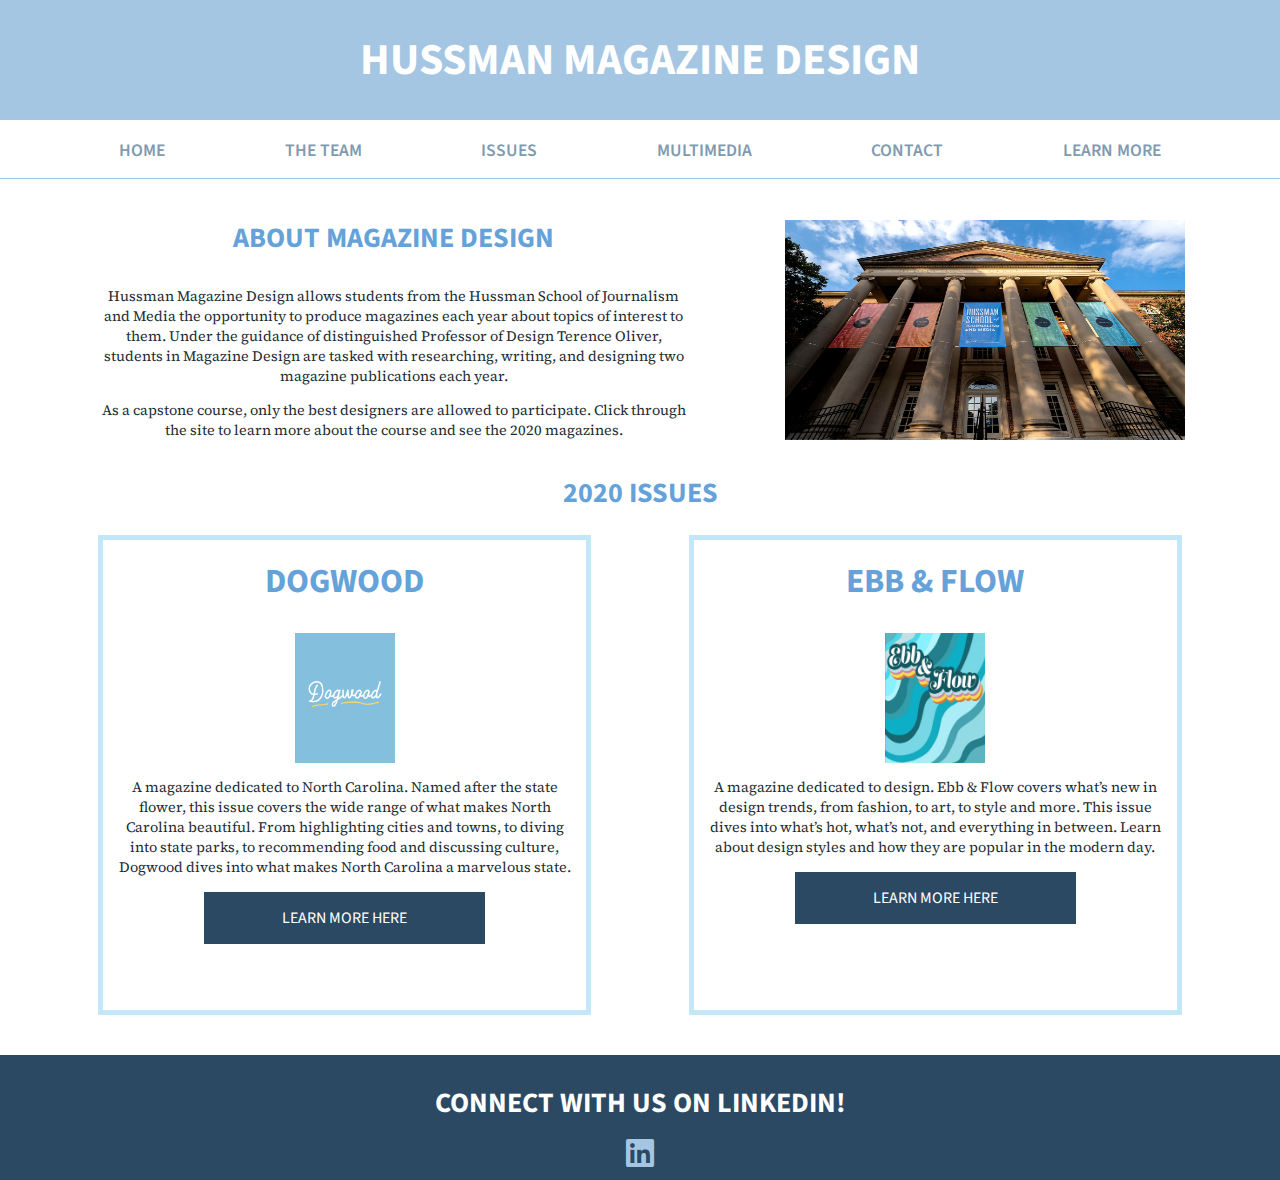
<file: index.html>
<!DOCTYPE html>
<html lang="en">

<head>
    <meta charset="utf-8">
    <meta name="viewport" content="width=device-width, initial-scale=1.0">
    <title>Hussman Magazine Design</title>

    <link href="styles.css" rel="stylesheet" type="text/css">
    

    <!-- Google Fonts -->
    <link rel="preconnect" href="https://fonts.gstatic.com">
    <link rel="preconnect" href="https://fonts.gstatic.com">
    <link href="https://fonts.googleapis.com/css2?family=Source+Sans+Pro:wght@200;300;400;600;700;900&family=Source+Serif+Pro:wght@300;400;600&display=swap" rel="stylesheet">  


     <!-- Icon -->
    <link rel="stylesheet" href="https://cdnjs.cloudflare.com/ajax/libs/font-awesome/5.12.1/css/all.min.css">


</head>

<body>

    <div class="container">
        
        <header>
            <a href="index.html" style="text-decoration: none"><h1>HUSSMAN MAGAZINE DESIGN</h1></a>
        </header>

        
        <div class="nav">
            <nav>
                <ul id="nav">
                  <li><a class="nav" href="index.html" style="text-decoration: none">HOME</a></li>
                  <li><a class="nav" href="team.html" style="text-decoration: none">THE TEAM</a></li>
                  <li><a class="nav" href="issues.html" style="text-decoration: none">ISSUES</a></li>
                  <li><a class="nav" href="media.html" style="text-decoration: none">MULTIMEDIA</a></li>
                  <li><a class="nav" href="contact.html" style="text-decoration: none">CONTACT</a></li>
                  <li><a class="nav" href="learn.html" style="text-decoration: none">LEARN MORE</a></li>
                </ul>
              </nav>
        </div>


        
            <div class="about">
                <div class="about2">
                    <h3>ABOUT MAGAZINE DESIGN</h3>
                </div>
                <p>Hussman Magazine Design allows students from the Hussman School of Journalism and Media the opportunity to produce magazines each year about topics of interest to them. Under the guidance of distinguished Professor of Design Terence Oliver, students in Magazine Design are tasked with researching, writing, and designing two magazine publications each year. </p>    
                <p>As a capstone course, only the best designers are allowed to participate. Click through the site to learn more about the course and see the 2020 magazines. </p>
            </div>

            <div class="photo">
                    <img src="Hussman.jpg" alt="Hussman School" class="responsive" width="400" height="220"> 
            </div>
           

            <div class="issues">
                <div class="issues2">
                    <h3>2020 ISSUES</h3>
                </div>
            </div>



            <div class="column1">
                <div class="magazine1">
                        <h2>DOGWOOD</h2>
                </div>
                <div class="pic2">
                    <img src="dogwood.jpg" alt="Dogwood cover" class="responsive" width="100" height="130"> 
                </div>
                <div class="caption1">
                    <p>A magazine dedicated to North Carolina. Named after the state flower, this issue covers the wide range of what makes North Carolina beautiful. From highlighting cities and towns, to diving into state parks, to recommending food and discussing culture, Dogwood dives into what makes North Carolina a marvelous state.  </p>
                </div>
                <div class=".button">
                    <a href="issues.html" class="button" style="text-decoration: none">LEARN MORE HERE</a>
                </div>
                
            </div>

            <div class="column2">
                <div class="magazine2">
                    <h2>EBB & FLOW</h2>
                </div>
                <div class="pic2">
                    <img src="Ebb.jpg" alt="Ebb & Flow cover" class="responsive" width="100" height="130"> 
                </div>
                <div class="caption2">
                    <p>A magazine dedicated to design. Ebb & Flow covers what’s new in design trends, from fashion, to art, to style and more. This issue dives into what’s hot, what’s not, and everything in between. Learn about design styles and how they are popular in the modern day. </p>
                </div>
                <div class=".button">
                    <a href="issues.html" class="button" style="text-decoration: none">LEARN MORE HERE</a>
                </div>
               
            </div>
            


        <footer>
            <div class="footertext1">
                <h3>CONNECT WITH US ON LINKEDIN!</h3>
                <a href="https://www.linkedin.com/company/hussman-magazine-design/?viewAsMember=true" target=”_blank”><i class="fab fa-linkedin fa-2x"></i></a>
            </div>
        </footer>
     


    </div>

   
    
</body>
</file>
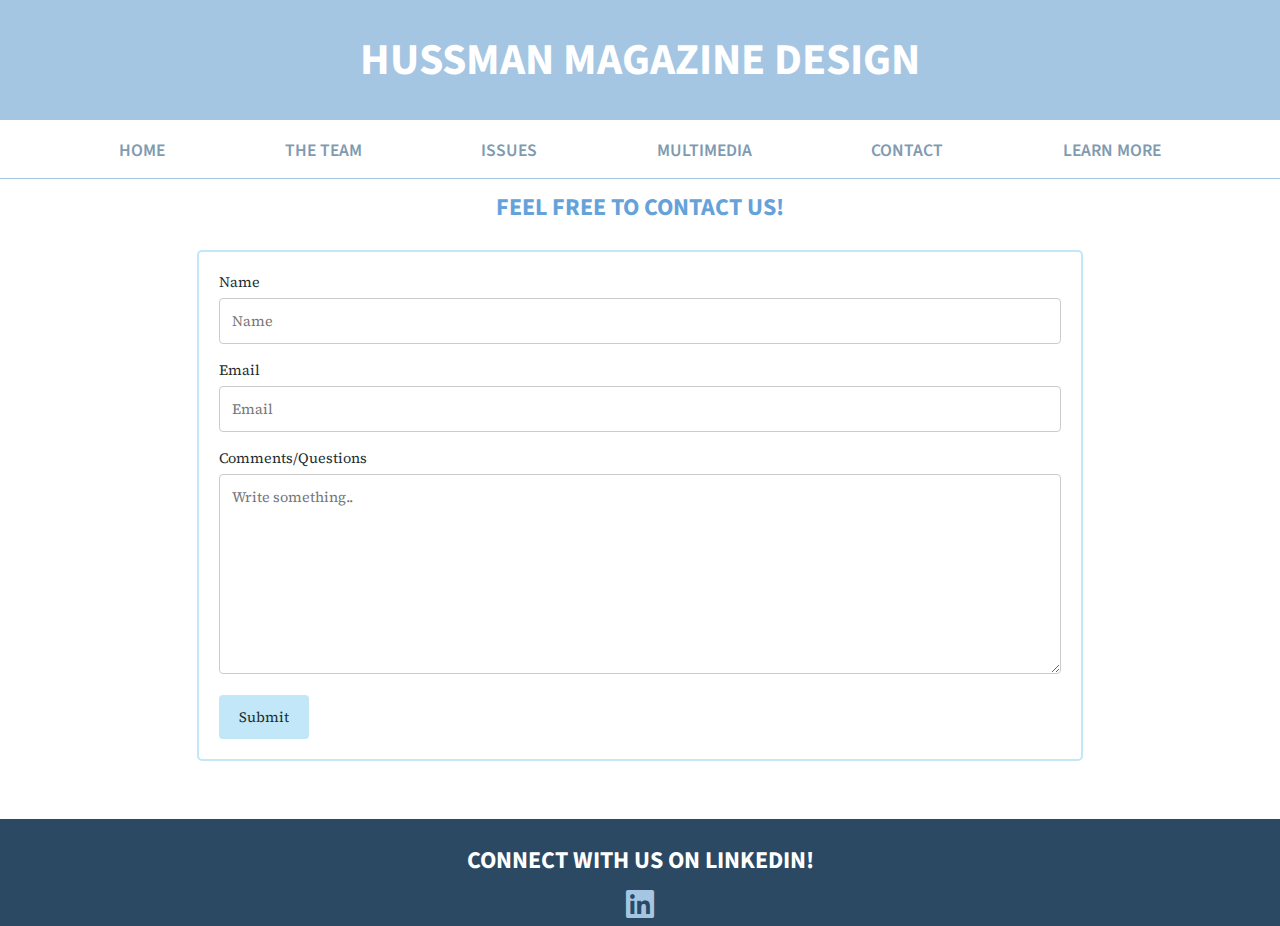
<file: contact.html>
<!DOCTYPE html>
<html lang="en">

<head>
    <meta charset="utf-8">
    <meta name="viewport" content="width=device-width, initial-scale=1.0">
    <title>Hussman Magazine Design</title>

    <link href="styles2.css" rel="stylesheet" type="text/css">
    

    <!-- Google Fonts -->
    <link rel="preconnect" href="https://fonts.gstatic.com">
    <link rel="preconnect" href="https://fonts.gstatic.com">
    <link href="https://fonts.googleapis.com/css2?family=Source+Sans+Pro:wght@200;300;400;600;700;900&family=Source+Serif+Pro:wght@300;400;600&display=swap" rel="stylesheet">  


     <!-- Icon -->
    <link rel="stylesheet" href="https://cdnjs.cloudflare.com/ajax/libs/font-awesome/5.12.1/css/all.min.css">


</head>

<body>

    <div class="container">
        
        <header>
            <a href="index.html" style="text-decoration: none"><h1>HUSSMAN MAGAZINE DESIGN</h1></a>
        </header>

        
        <div class="nav">
            <nav>
                <ul id="nav">
                  <li><a class="nav" href="index.html" style="text-decoration: none">HOME</a></li>
                  <li><a class="nav" href="team.html" style="text-decoration: none">THE TEAM</a></li>
                  <li><a class="nav" href="issues.html" style="text-decoration: none">ISSUES</a></li>
                  <li><a class="nav" href="media.html" style="text-decoration: none">MULTIMEDIA</a></li>
                  <li><a class="nav" href="contact.html" style="text-decoration: none">CONTACT</a></li>
                  <li><a class="nav" href="learn.html" style="text-decoration: none">LEARN MORE</a></li>
                </ul>
              </nav>
        </div>


        <div class="text">
            <h2>FEEL FREE TO CONTACT US!</h2>
        </div>


        <div class="contact">
            <form action="/action_page.php">
              <label for="fname">Name</label>
              <input type="text" id="fname" name="firstname" placeholder="Name">
          
              <label for="lname">Email</label>
              <input type="text" id="lname" name="lastname" placeholder="Email">
          
           
          
              <label for="subject">Comments/Questions</label>
              <textarea id="subject" name="subject" placeholder="Write something.." style="height:200px"></textarea>
          

              <div class="submit">
                <input type="submit">
              </div>
            </form>
        </div>











        <footer>
            <div class="footertext1">
                <h3>CONNECT WITH US ON LINKEDIN!</h3>
                <a href="https://www.linkedin.com/company/hussman-magazine-design/?viewAsMember=true" target=”_blank”><i class="fab fa-linkedin fa-2x"></i></a>
                
               
            </div>
        </footer>
     


    </div>

   
    
</body>
</file>
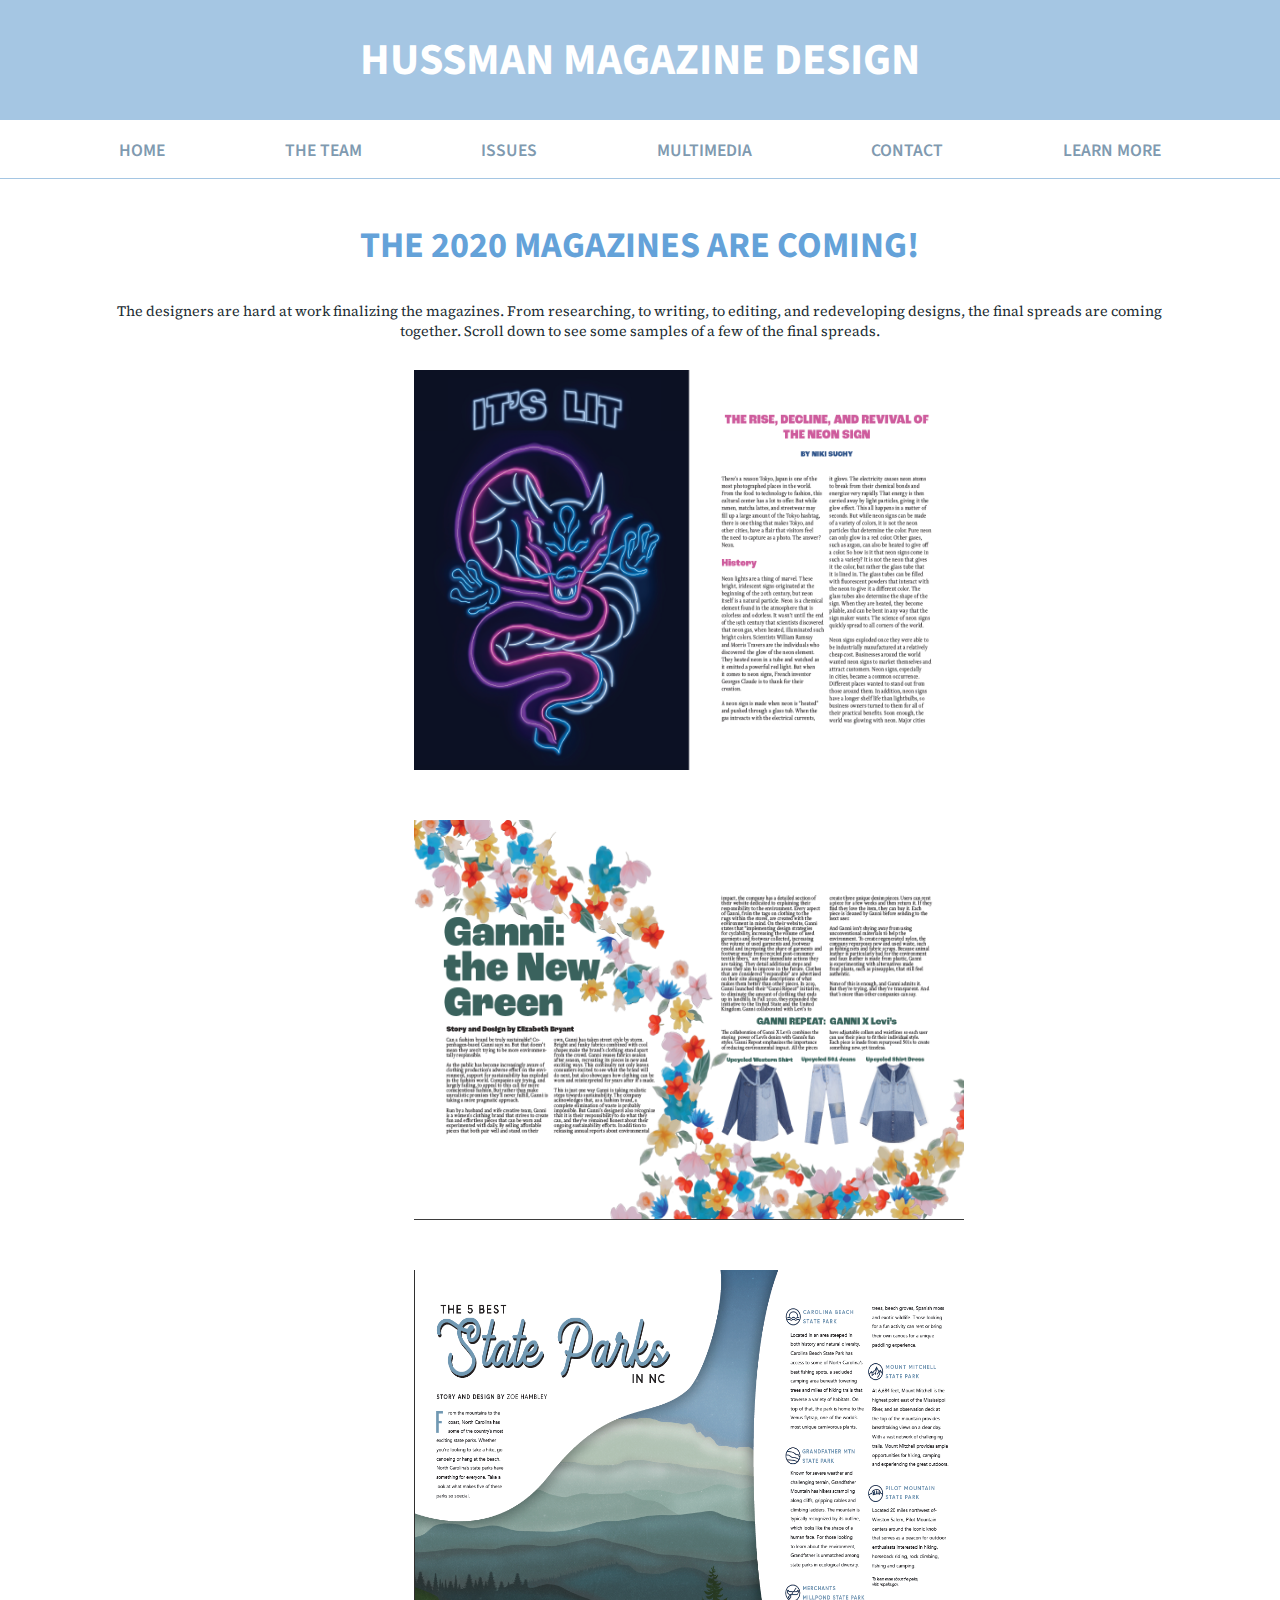
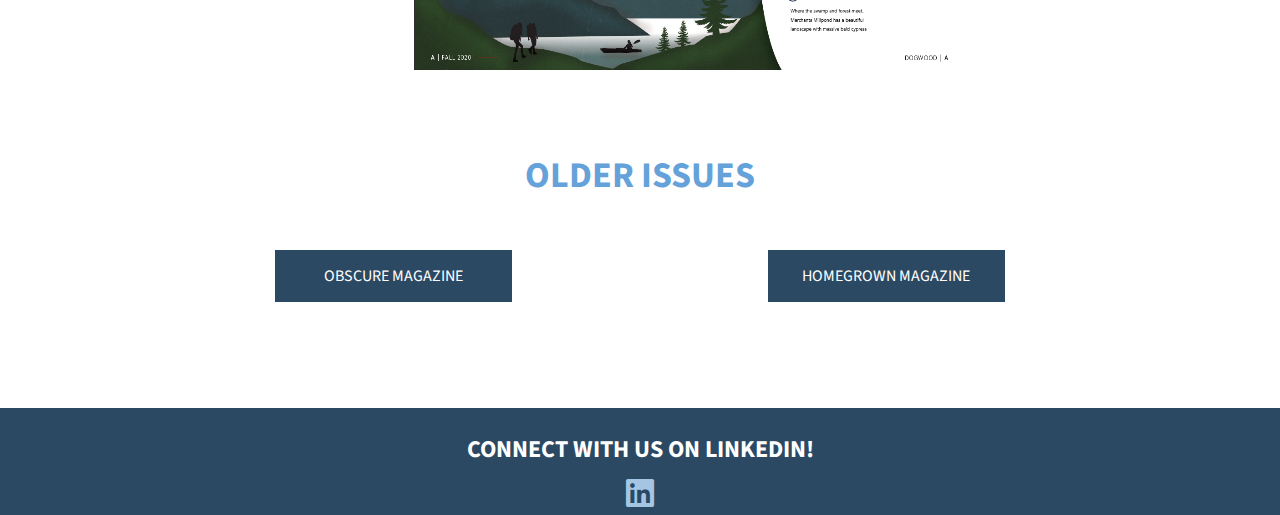
<file: issues.html>
<!DOCTYPE html>
<html lang="en">

<head>
    <meta charset="utf-8">
    <meta name="viewport" content="width=device-width, initial-scale=1.0">
    <title>Hussman Magazine Design</title>

    <link href="styles5.css" rel="stylesheet" type="text/css">
    

    <!-- Google Fonts -->
    <link rel="preconnect" href="https://fonts.gstatic.com">
    <link rel="preconnect" href="https://fonts.gstatic.com">
    <link href="https://fonts.googleapis.com/css2?family=Source+Sans+Pro:wght@200;300;400;600;700;900&family=Source+Serif+Pro:wght@300;400;600&display=swap" rel="stylesheet">  


     <!-- Icon -->
    <link rel="stylesheet" href="https://cdnjs.cloudflare.com/ajax/libs/font-awesome/5.12.1/css/all.min.css">


</head>

<body>

    <div class="container">
        
        <header>
            <a href="index.html" style="text-decoration: none"><h1>HUSSMAN MAGAZINE DESIGN</h1></a>
        </header>

        
        <div class="nav">
            <nav>
                <ul id="nav">
                  <li><a class="nav" href="index.html" style="text-decoration: none">HOME</a></li>
                  <li><a class="nav" href="team.html" style="text-decoration: none">THE TEAM</a></li>
                  <li><a class="nav" href="issues.html" style="text-decoration: none">ISSUES</a></li>
                  <li><a class="nav" href="media.html" style="text-decoration: none">MULTIMEDIA</a></li>
                  <li><a class="nav" href="contact.html" style="text-decoration: none">CONTACT</a></li>
                  <li><a class="nav" href="learn.html" style="text-decoration: none">LEARN MORE</a></li>
                </ul>
              </nav>
        </div>



        <div class="content">
            <h2>THE 2020 MAGAZINES ARE COMING!</h2>
            <p>The designers are hard at work finalizing the magazines. From researching, to writing, to editing, and redeveloping designs, the final spreads are coming together. Scroll down to see some samples of a few of the final spreads.</p>
        </div>
        

        <div class="photo1">
            <img src="lit.jpg" alt="It's Lit Magazine Spread" class="responsive" width="550" height="400"> 
        </div>


        <div class="photo2">
            <img src="ganni.jpg" alt="Green Ganni Magazine Spread" class="responsive" width="550" height="400"> 
        </div>

        <div class="photo3">
            <img src="state.jpg" alt="State Parks Magazine Spread" class="responsive" width="550" height="400"> 
        </div>




        <div class="subheading">
            <h2>OLDER ISSUES</h2>
        </div>
        
        <div class="button1">
            <div class=".button">
                <a href="https://issuu.com/schaefere/docs/obscure_magazine_master_preliminary" class="button" target=”_blank” style="text-decoration: none">OBSCURE MAGAZINE</a>
            </div>
        </div>
        
        <div class="button2">
            <div class=".button">
                <a href="https://issuu.com/schaefere/docs/home_grown_magazine_final_2__1_ " class="button" target=”_blank” style="text-decoration: none">HOMEGROWN MAGAZINE</a>
            </div>
        </div>


        <footer>
            <div class="footertext1">
                <h3>CONNECT WITH US ON LINKEDIN!</h3>
                <a href="https://www.linkedin.com/company/hussman-magazine-design/?viewAsMember=true" target=”_blank”><i class="fab fa-linkedin fa-2x"></i></a>
            </div>
        </footer>
     


    </div>

   
    
</body>
</file>
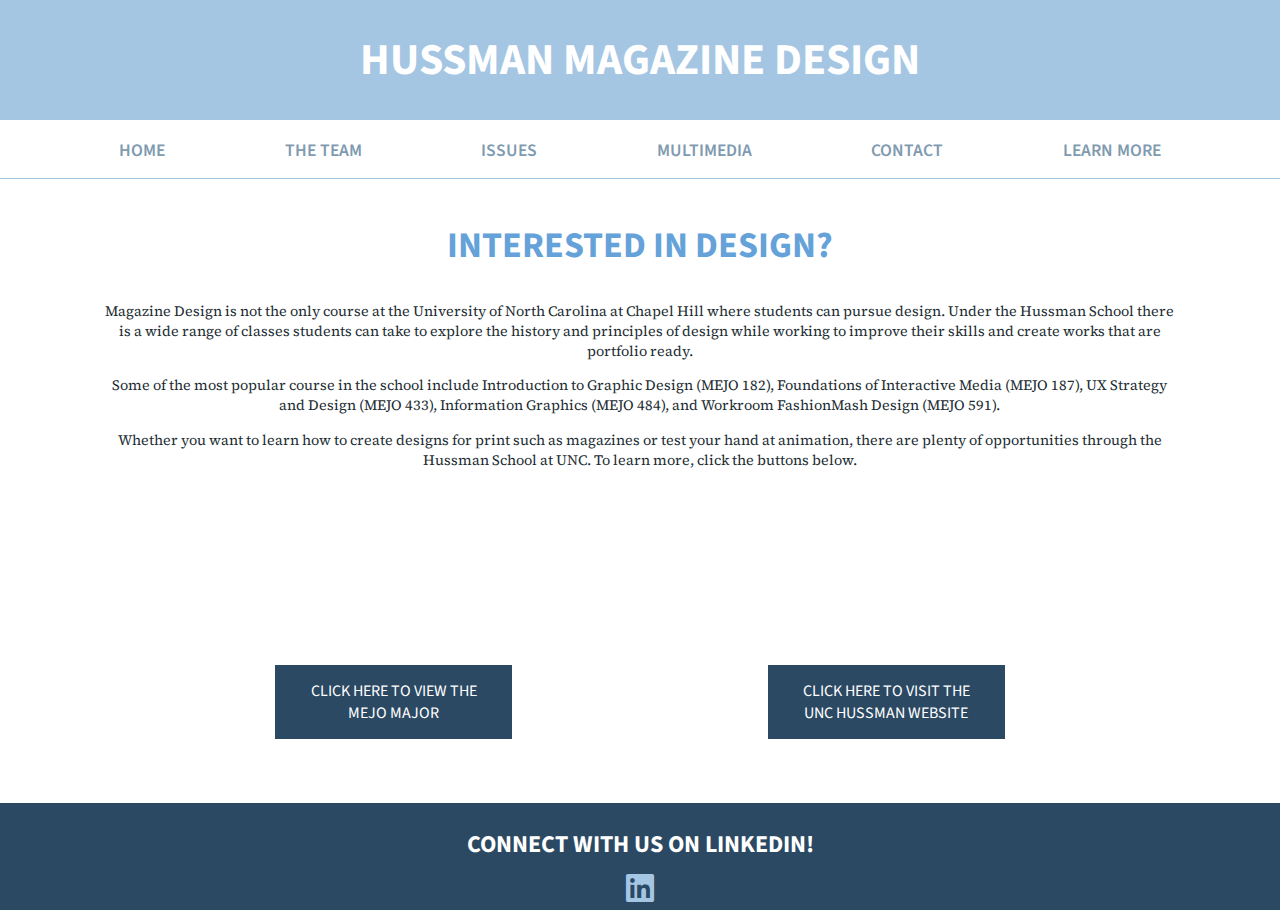
<file: learn.html>
<!DOCTYPE html>
<html lang="en">

<head>
    <meta charset="utf-8">
    <meta name="viewport" content="width=device-width, initial-scale=1.0">
    <title>Hussman Magazine Design</title>

    <link href="styles3.css" rel="stylesheet" type="text/css">
    

    <!-- Google Fonts -->
    <link rel="preconnect" href="https://fonts.gstatic.com">
    <link rel="preconnect" href="https://fonts.gstatic.com">
    <link href="https://fonts.googleapis.com/css2?family=Source+Sans+Pro:wght@200;300;400;600;700;900&family=Source+Serif+Pro:wght@300;400;600&display=swap" rel="stylesheet">  


     <!-- Icon -->
    <link rel="stylesheet" href="https://cdnjs.cloudflare.com/ajax/libs/font-awesome/5.12.1/css/all.min.css">


</head>

<body>

    <div class="container">
        
        <header>
            <a href="index.html" style="text-decoration: none"><h1>HUSSMAN MAGAZINE DESIGN</h1></a>
        </header>

        
        <div class="nav">
            <nav>
                <ul id="nav">
                  <li><a class="nav" href="index.html" style="text-decoration: none">HOME</a></li>
                  <li><a class="nav" href="team.html" style="text-decoration: none">THE TEAM</a></li>
                  <li><a class="nav" href="issues.html" style="text-decoration: none">ISSUES</a></li>
                  <li><a class="nav" href="media.html" style="text-decoration: none">MULTIMEDIA</a></li>
                  <li><a class="nav" href="contact.html" style="text-decoration: none">CONTACT</a></li>
                  <li><a class="nav" href="learn.html" style="text-decoration: none">LEARN MORE</a></li>
                </ul>
              </nav>
        </div>


        <div class="content">
            <h2>INTERESTED IN DESIGN?</h2>
            <p>Magazine Design is not the only course at the University of North Carolina at Chapel Hill where students can pursue design. Under the Hussman School there is a wide range of classes students can take to explore the history and principles of design while working to improve their skills and create works that are portfolio ready. </p>
            <p>Some of the most popular course in the school include Introduction to Graphic Design  (MEJO 182), Foundations of Interactive Media  (MEJO 187), UX Strategy and Design  (MEJO 433), Information Graphics  (MEJO 484), and Workroom FashionMash Design  (MEJO 591). </p>
            <p>Whether you want to learn how to create designs for print such as magazines or test your hand at animation, there are plenty of opportunities through the Hussman School at UNC. To learn more, click the buttons below. </p>
        </div>
            
        



        <div class="button1">
            <div class=".button">
                <a href="https://catalog.unc.edu/undergraduate/programs-study/media-journalism-major-ba/#text" class="button" target=”_blank” style="text-decoration: none">CLICK HERE TO VIEW THE MEJO MAJOR</a>
            </div>
        </div>

        <div class="button2">
            <div class=".button">
                <a href="http://hussman.unc.edu/" class="button" target=”_blank” style="text-decoration: none">CLICK HERE TO VISIT THE UNC HUSSMAN WEBSITE</a>
            </div>
        </div>


        <footer>
            <div class="footertext1">
                <h3>CONNECT WITH US ON LINKEDIN!</h3>
                <a href="https://www.linkedin.com/company/hussman-magazine-design/?viewAsMember=true" target=”_blank”><i class="fab fa-linkedin fa-2x"></i></a>
                
               
            </div>
        </footer>
     


    </div>

   
    
</body>
</file>
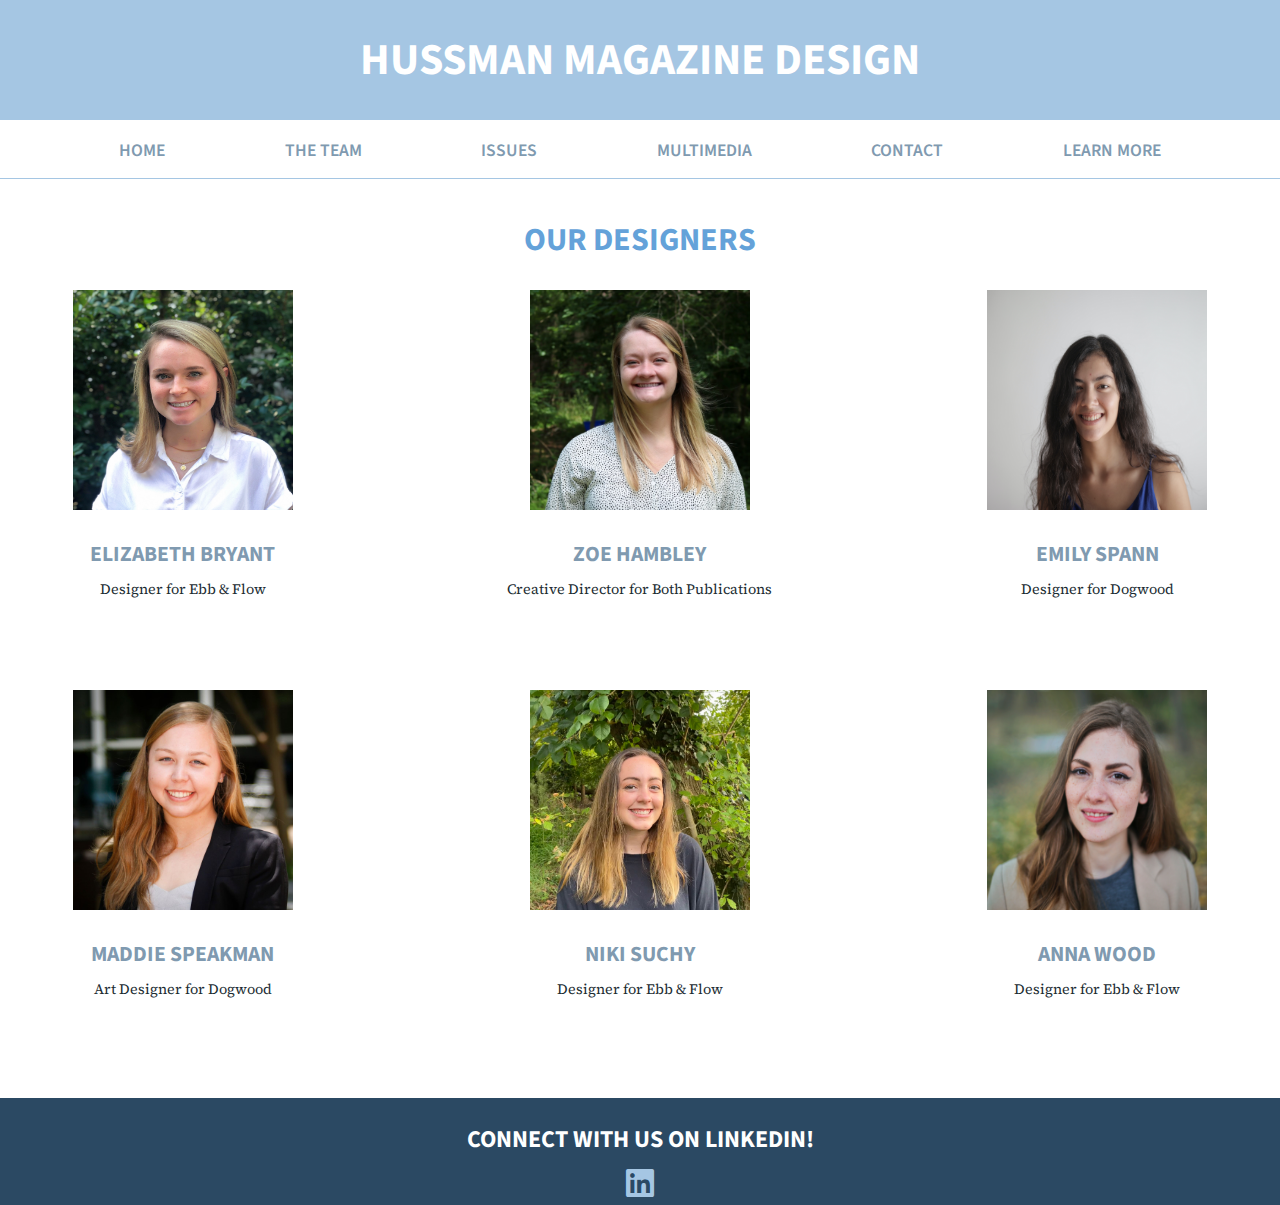
<file: team.html>
<!DOCTYPE html>
<html lang="en">

<head>
    <meta charset="utf-8">
    <meta name="viewport" content="width=device-width, initial-scale=1.0">
    <title>Hussman Magazine Design</title>

    <link href="styles6.css" rel="stylesheet" type="text/css">
    

    <!-- Google Fonts -->
    <link rel="preconnect" href="https://fonts.gstatic.com">
    <link rel="preconnect" href="https://fonts.gstatic.com">
    <link href="https://fonts.googleapis.com/css2?family=Source+Sans+Pro:wght@200;300;400;600;700;900&family=Source+Serif+Pro:wght@300;400;600&display=swap" rel="stylesheet">  


     <!-- Icon -->
    <link rel="stylesheet" href="https://cdnjs.cloudflare.com/ajax/libs/font-awesome/5.12.1/css/all.min.css">


</head>

<body>

    <div class="container">
        
        <header>
            <a href="index.html" style="text-decoration: none"><h1>HUSSMAN MAGAZINE DESIGN</h1></a>
        </header>

        
        <div class="nav">
            <nav>
                <ul id="nav">
                  <li><a class="nav" href="index.html" style="text-decoration: none">HOME</a></li>
                  <li><a class="nav" href="team.html" style="text-decoration: none">THE TEAM</a></li>
                  <li><a class="nav" href="issues.html" style="text-decoration: none">ISSUES</a></li>
                  <li><a class="nav" href="media.html" style="text-decoration: none">MULTIMEDIA</a></li>
                  <li><a class="nav" href="contact.html" style="text-decoration: none">CONTACT</a></li>
                  <li><a class="nav" href="learn.html" style="text-decoration: none">LEARN MORE</a></li>
                </ul>
              </nav>
        </div>



        <div class="subtitle">
            <h2>OUR DESIGNERS</h2>
        </div>

        <div class="team1">
            <div class="pic1">
                <img src="Elizabeth.JPG" alt="Elizabeth Bryant" class="responsive" width="220" height="220"> 
            </div>
            <h4>ELIZABETH BRYANT</h4>
            <p>Designer for Ebb & Flow</p>
        </div>

        <div class="team2">
            <div class="pic2">
                <img src="zoe.JPG" alt="Zoe Hambley" class="responsive" width="220" height="220"> 
            </div>
            <h4>ZOE HAMBLEY</h4>
            <p>Creative Director for Both Publications</p>
        </div>

        <div class="team3">
            <div class="pic3">
                <img src="stock1.jpg" alt="Stock Photo 1" class="responsive" width="220" height="220"> 
            </div>
            <h4>EMILY SPANN</h4>
            <p>Designer for Dogwood</p>
        </div>

        <div class="team4">
            <div class="pic4">
                <img src="maddie.jpg" alt="Maddie Speakman" class="responsive" width="220" height="220"> 
            </div>
            <h4>MADDIE SPEAKMAN</h4>
            <p>Art Designer for Dogwood</p>
        </div>


        <div class="team5">
            <div class="pic5">
                <img src="Niki.jpg" alt="Niki Suchy" class="responsive" width="220" height="220"> 
            </div>
            <h4>NIKI SUCHY</h4>
            <p>Designer for Ebb & Flow</p>
        </div>

        <div class="team6">
            <div class="pic6">
                <img src="stock2.jpg" alt="Stock 2" class="responsive" width="220" height="220"> 
            </div>
            <h4>ANNA WOOD</h4>
            <p>Designer for Ebb & Flow</p>
        </div>




        <footer>
            <div class="footertext1">
                <h3>CONNECT WITH US ON LINKEDIN!</h3>
                <a href="https://www.linkedin.com/company/hussman-magazine-design/?viewAsMember=true" target=”_blank”><i class="fab fa-linkedin fa-2x"></i></a>
                
               
            </div>
        </footer>
     


    </div>

   
    
</body>
</file>
<file: styles.css>
body{
    margin: 0 auto;
}

h1 {
    font-family: 'Source Sans Pro', sans-serif;
    font-size: 2.75rem;
    text-decoration: none;
    color: white;
    font-weight: 700;
}

h2 {
    font-family: 'Source Sans Pro', sans-serif;
    color: #64a2d9;
    font-size: 2.1rem;
}

h3 {
    font-family: 'Source Sans Pro', sans-serif;
    font-size: 1.75rem;
    
}

h4 {
    font-family: 'Source Sans Pro', sans-serif;
}

h5 {
    font-family: 'Source Sans Pro', sans-serif;
}

h6 {
    font-family: 'Source Sans Pro', sans-serif;
}

p {
    font-family: 'Source Serif Pro', serif;
    color: #1a2b31;
    font-weight: 400;
    font-size: .9rem;
}


.container {
    display: grid;
    height: 100vh;
    grid-template-columns: 1fr 1fr 1fr 1fr 1fr 1fr 1fr 1fr 1fr 1fr 1fr 1fr 1fr;
    grid-template-rows: 120px 50px 275px 90px 520px 115px;
}






header {
    background: #a5c6e3;
    color: white;
    text-align: center;
    grid-row: 1;
    grid-column: 1 / 14;
}


ul {
    width: 100%;
    text-decoration: none!important;
    list-style-type: none;
    display: flex;
    justify-content: space-evenly;
    align-items: center;
    padding-bottom: 15px;
    border-bottom: 1.5px solid #a5c6e3;
    padding: 0;
    padding-bottom: 15px;
    
 }


.nav {
    width:100%;
    grid-row: 2;
    grid-column: 1 / 14 ;
    font-family: 'Source Sans Pro', sans-serif;
    color: #809ab0;
    font-weight: 600;
    font-size: 1.1rem;
    text-decoration: none!important;
    list-style-type: none;
   
}

.nav:hover {
    color: #2B4963;
}




footer {
    width: 100%;
    background-color: #2B4963;
    grid-row: 6;
    grid-column: 1 / 14;
    margin-bottom: -10px;
}

.footertext1 {
    color: white;
    text-align: center;
    font-size: 1rem;
}

i {
    color: #a5c6e3;
    float: center;
    margin-top: -200px;
   
}


.about {
    color: #809ab0;
    grid-row: 3;
    grid-column: 2 / 8;
    margin-top: 20px;
    text-align: center;
}

.photo {
    grid-row: 3; 
    grid-column: 9/13;
    margin-top: 50px;
    max-width: 100%;
    height: auto;
    display:grid;
    justify-content: center;
}



.issues{
    grid-row: 4;
    grid-column: 1 / 14;
    text-align: center;
    color: #809ab0; 
}


.column1 {
    background-color: white;
    border-width: 5px;
    border-style: solid;
    border-color: #c1e7f8;
    grid-row: 5 / 6;
    grid-column: 2 / 7;
    margin-bottom: 40px;
}

.column2 {
    background-color: white;
    border-width: 5px;;
    border-style: solid;
    border-color: #c1e7f8;
    grid-row: 5 / 6;
    grid-column: 8 / 13;
    margin-bottom: 40px;
}

.pic1{
    max-width: 100%;
    height: auto;
    display:grid;
    justify-content: center;
}


.pic2{
    max-width: 100%;
    height: auto;
    display:grid;
    justify-content: center;
}







.magazine1 {
    text-align: center;
    margin-top: -10px;
}

.magazine2 {
    text-align: center;
    margin-top: -10px;
}

.caption1{
    text-align: center;
    margin-right: 15px;
    margin-left: 15px;
}

.caption2 {
    text-align: center;
    margin-right: 15px;
    margin-left: 15px;
}


.button{
    display: block; 
    width: 50%; 
    margin: 0 auto; 
    position: relative;
    background-color: #2B4963;
    border: none;
    color: white;
    padding: 15px 20px;
    text-align: center;
    text-decoration: none!important;
    cursor: pointer;
    font-family: 'Source Sans Pro', sans-serif;
    font-size: 16px;
}

.button:active{
    text-decoration-color: white;
    color: white;
}

.button:visited{
    color: white;
}

.button:hover {
    display: block; 
    width: 50%; 
    margin: 0 auto; 
    position: relative;
    background-color: #c1e7f8;
    border: none;
    color: #2B4963;
    padding: 15px 20px;
    text-align: center;
    text-decoration: none;
    cursor: pointer;
    font-family: 'Source Sans Pro', sans-serif;
    font-size: 16px;
}



.about2 {
    color: #64a2d9;
}

.issues2 {
    color: #64a2d9;
}







@media only screen and (max-width: 767px) {
   .container {
    display: grid;
    height: 100vh;
    grid-template-columns: 1fr 1fr 1fr 1fr 1fr 1fr 1fr 1fr 1fr 1fr 1fr 1fr 1fr;
    grid-template-rows: 80px 50px 230px 10px 250px 75px 410px 410px 115px;
   }


   header {
    background: #a5c6e3;
    color: white;
    text-align: center;
    grid-row: 1;
    grid-column: 1 / 14;
   }

   h1 {
    font-size: 1.75rem;
    text-decoration: none;
    font-weight: 700;
   }

   h3 {
    font-size: 1.5rem;
   }

   h2 {
       font-size: 1.5rem;
   }

   p {
    font-weight: 400;
    font-size: .7rem;
   }

   .about {
       text-align: center;
       grid-row: 3;
       grid-column: 2 / 13;
   }



   footer {
       grid-row: 9;
       grid-column: 1 / 14;
   }


   .issues {
    grid-row: 6; 
    grid-column: 1 / 14;
    text-align: center;
    color: #809ab0; 
   }


   .photo{
    grid-row: 5; 
    grid-column: 5 / 12;
    margin-top: 20px;
    max-width: 70%;
    height: auto;
    display: grid;
    justify-content: center;
   }





   .column1{
    background-color: white;
    border-width: 5px;
    border-style: solid;
    border-color: #c1e7f8;
    grid-row:  7;
    grid-column: 2 / 13;
   }

   .column2{
    grid-row:  8;
    grid-column: 2 / 13;
   }


   .nav {
    font-size: .85rem;
}


}
</file>
<file: styles2.css>
body{
    margin: 0 auto;
}

h1 {
    font-family: 'Source Sans Pro', sans-serif;
    font-size: 2.75rem;
    text-decoration: none;
    color: white;
    font-weight: 700;
}

h2 {
    font-family: 'Source Sans Pro', sans-serif;
}

h3 {
    font-family: 'Source Sans Pro', sans-serif;
    font-size: 1.5rem;
}

h4 {
    font-family: 'Source Sans Pro', sans-serif;
}

h5 {
    font-family: 'Source Sans Pro', sans-serif;
}

h6 {
    font-family: 'Source Sans Pro', sans-serif;
}

p {
    font-family: 'Source Serif Pro', serif;
    color: #1a2b31;
    font-weight: 400;
    font-size: .9rem;
}


.container {
    display: grid;
    height: 100vh;
    grid-template-columns: 1fr 1fr 1fr 1fr 1fr 1fr 1fr 1fr 1fr 1fr 1fr 1fr 1fr;
    grid-template-rows: 120px 50px 60px auto 50px 105px;
}




header {
    background: #a5c6e3;
    color: white;
    text-align: center;
    grid-row: 1;
    grid-column: 1 / 14;
}


ul {
    width: 100%;
    text-decoration: none!important;
    list-style-type: none;
    display: flex;
    justify-content: space-evenly;
    align-items: center;
    padding-bottom: 15px;
    border-bottom: 1.5px solid #a5c6e3;
    padding: 0;
    padding-bottom: 15px;
    
 }


.nav {
    width:100%;
    grid-row: 2;
    grid-column: 1 /  14;
    font-family: 'Source Sans Pro', sans-serif;
    color: #809ab0;
    font-weight: 600;
    font-size: 1.1rem;
    text-decoration: none!important;
    list-style-type: none;
   
}

.nav:hover {
    color: #2B4963;
}



.text{
    grid-row: 3;
    grid-column: 1 / 14;
    text-align: center;
    color: #64a2d9;
    font-weight: 700;
}




footer {
    width: 100%;
    background-color: #2B4963;
    grid-row: 6;
    grid-column: 1 / 14;
    margin-bottom: -10px;
    margin-top: 8px;
}

.footertext1 {
    color: white;
    text-align: center;
    font-size: 1rem;
}

i {
    color: #a5c6e3;
    float: center;
    margin-top: -200px;
   
}



input[type=text], select, textarea {
    width: 100%;
    padding: 12px;
    border: .5px solid #ccc;
    border-radius: 4px;
    box-sizing: border-box;
    margin-top: 6px;
    margin-bottom: 16px;
    resize: vertical;
    font-family: 'Source Serif Pro', serif;
    color: #1a2b31;
    font-weight: 400;
    font-size: .9rem;
  }
  
  input[type=submit] {
    background-color: #c1e7f8;
    color: white;
    padding: 12px 20px;
    border: none;
    border-radius: 4px;
    cursor: pointer;
    font-family: 'Source Serif Pro', serif;
    color: #1a2b31;
    font-weight: 400;
    font-size: .9rem;
  }
  
  input[type=submit]:hover {
    background-color: #64a2d9;
    font-family: 'Source Serif Pro', serif;
    color: #1a2b31;
    font-weight: 400;
    font-size: .9rem;
  }
  
  .contact {
    border-radius: 5px;
    background-color: white;
    padding: 20px;
    grid-row: 4;
    grid-column: 3 / 12;
    margin-top: 20px;
    font-family: 'Source Serif Pro', serif;
    color: #1a2b31;
    font-weight: 400;
    font-size: .9rem;
    border-width: 2px;
    border-style: solid;
    border-color: #c1e7f8;
  }

  .submit{
    text-decoration-color: white;
    
  }






@media only screen and (max-width: 767px) {
    .container {
     display: grid;
     height: 100vh;
     grid-template-columns: 1fr 1fr 1fr 1fr 1fr 1fr 1fr 1fr 1fr 1fr 1fr 1fr 1fr;
     grid-template-rows: 80px 50px 70px auto 50px 105px;
    }
 
    
 
    header {
     background: #a5c6e3;
     color: white;
     text-align: center;
     grid-row: 1;
     grid-column: 1 / 14;
    }
 
    h1 {
     font-size: 1.75rem;
     text-decoration: none;
     font-weight: 700;
    }
 
    h3 {
     font-size: 1.5rem;
    }
 
    h2 {
        font-size: 1.5rem;
    }
 
    p {
     font-weight: 400;
     font-size: .7rem;
    }
 
 
 
    footer {
        grid-row: 6;
        grid-column: 1 / 14;
    }
 
 
    
    .nav {
        font-size: .85rem;
    }
    

 
 }
</file>
<file: styles5.css>
body{
    margin: 0 auto;
}

h1 {
    font-family: 'Source Sans Pro', sans-serif;
    font-size: 2.75rem;
    text-decoration: none;
    color: white;
    font-weight: 700;
}

h2 {
    font-family: 'Source Sans Pro', sans-serif;
    font-size: 2.25rem;
    color: #64a2d9
}

h3 {
    font-family: 'Source Sans Pro', sans-serif;
    font-size: 1.5rem;
}

h4 {
    font-family: 'Source Sans Pro', sans-serif;
}

h5 {
    font-family: 'Source Sans Pro', sans-serif;
}

h6 {
    font-family: 'Source Sans Pro', sans-serif;
}

p {
    font-family: 'Source Serif Pro', serif;
    color: #1a2b31;
    font-weight: 400;
    font-size: .9rem;
}


.container {
    display: grid;
    height: 100vh;
    grid-template-columns: 1fr 1fr 1fr 1fr 1fr 1fr 1fr 1fr 1fr 1fr 1fr 1fr 1fr;
    grid-template-rows: 120px 50px 200px 450px 450px 450px 130px 150px 105px;
}




header {
    background: #a5c6e3;
    color: white;
    text-align: center;
    grid-row: 1;
    grid-column: 1 / 14;
}


ul {
    width: 100%;
    text-decoration: none!important;
    list-style-type: none;
    display: flex;
    justify-content: space-evenly;
    align-items: center;
    padding-bottom: 15px;
    border-bottom: 1.5px solid #a5c6e3;
    padding: 0;
    padding-bottom: 15px;
    
 }


.nav {
    width:100%;
    grid-row: 2;
    grid-column: 1 /  14;
    font-family: 'Source Sans Pro', sans-serif;
    color: #809ab0;
    font-weight: 600;
    font-size: 1.1rem;
    text-decoration: none!important;
    list-style-type: none;
   
}

.nav:hover {
    color: #2B4963;
}






footer {
    width: 100%;
    background-color: #2B4963;
    grid-row: 9;
    grid-column: 1 / 14;
    margin-bottom: -10px;
    margin-top: 8px;
}

.footertext1 {
    color: white;
    text-align: center;
    font-size: 1rem;
}

i {
    color: #a5c6e3;
    float: center;
    margin-top: -200px;
   
}



.content {
    grid-row: 3;
    grid-column: 2 / 13;
    text-align: center;
    margin-top: 20px;
}



.photo1 {
    grid-row: 4; 
    grid-column: 5 / 11;
    max-width: 100%;
    height: auto;
    display:grid;
    justify-content: center;
}


.photo2 {
    grid-row: 5; 
    grid-column: 5 / 11;
    max-width: 100%;
    height: auto;
    display:grid;
    justify-content: center;
}


.photo3 {
    grid-row: 6; 
    grid-column: 5 / 11;
    max-width: 100%;
    height: auto;
    display:grid;
    justify-content: center;
}





.subheading {
    grid-row: 7;
    grid-column: 1 / 14;
    text-align: center;
}



.button1{
    grid-row: 8;
    grid-column: 3 / 7;
    align-items: center;
}

.button2 {
    grid-row: 8;
    grid-column: 8 / 12;
    align-items: center;
}





.button{
    display: block; 
    width: 50%; 
    margin: 0 auto; 
    position: relative;
    background-color: #2B4963;
    border: none;
    color: white;
    padding: 15px 20px;
    text-align: center;
    text-decoration: none!important;
    cursor: pointer;
    font-family: 'Source Sans Pro', sans-serif;
    font-size: 16px;
}

.button:active{
    text-decoration-color: white;
    color: white;
}

.button:visited{
    color: white;
}

.button:hover {
    display: block; 
    width: 50%; 
    margin: 0 auto; 
    position: relative;
    background-color: #c1e7f8;
    border: none;
    color: #2B4963;
    padding: 15px 20px;
    text-align: center;
    text-decoration: none;
    cursor: pointer;
    font-family: 'Source Sans Pro', sans-serif;
    font-size: 16px;
}













@media only screen and (max-width: 767px) {
    .container {
     display: grid;
     height: 100vh;
     grid-template-columns: 1fr 1fr 1fr 1fr 1fr 1fr 1fr 1fr 1fr 1fr 1fr 1fr 1fr;
     grid-template-rows: 80px 50px 150px 475px 475px 475px 70px 70px 90px 105px;
    }
 
    
 
    header {
     background: #a5c6e3;
     color: white;
     text-align: center;
     grid-row: 1;
     grid-column: 1 / 14;
    }
 
    h1 {
     font-size: 1.75rem;
     text-decoration: none;
     font-weight: 700;
    }
 
    h3 {
     font-size: 1.5rem;
    }
 
    h2 {
        font-size: 1.5rem;
    }
 
    p {
     font-weight: 400;
     font-size: .7rem;
    }
 
 
 
    footer {
        grid-row: 10;
        grid-column: 1 / 14;
    }
 
 



.button1 {
    grid-row: 8;
    grid-column: 1 / 14;
    align-items: center;
}

.button2 {
    grid-row: 9;
    grid-column: 1 / 14;
    align-items: center;
}





.button{
    display: block; 
    width: 50%; 
    margin: 0 auto; 
    position: relative;
    background-color: #2B4963;
    border: none;
    color: white;
    padding: 15px 20px;
    text-align: center;
    text-decoration: none!important;
    cursor: pointer;
    font-family: 'Source Sans Pro', sans-serif;
    font-size: 16px;
}

.button:active{
    text-decoration-color: white;
    color: white;
}

.button:visited{
    color: white;
}

.button:hover {
    display: block; 
    width: 50%; 
    margin: 0 auto; 
    position: relative;
    background-color: #c1e7f8;
    border: none;
    color: #2B4963;
    padding: 15px 20px;
    text-align: center;
    text-decoration: none;
    cursor: pointer;
    font-family: 'Source Sans Pro', sans-serif;
    font-size: 16px;
}

.photo1 {
    grid-row: 4; 
    grid-column: 1 / 14;
    align-items: center;
}


.photo2 {
    grid-row: 5; 
    grid-column: 1 / 14;
    align-items: center;
}


.photo3 {
    grid-row: 6; 
    grid-column: 1 / 14;
    
}



.nav {
    font-size: .85rem;
}


 
 
 }
</file>
<file: styles3.css>
body{
    margin: 0 auto;
}

h1 {
    font-family: 'Source Sans Pro', sans-serif;
    font-size: 2.75rem;
    text-decoration: none;
    color: white;
    font-weight: 700;
}

h2 {
    font-family: 'Source Sans Pro', sans-serif;
    font-size: 2.25rem;
    color: #64a2d9
}

h3 {
    font-family: 'Source Sans Pro', sans-serif;
    font-size: 1.5rem;
}

h4 {
    font-family: 'Source Sans Pro', sans-serif;
}

h5 {
    font-family: 'Source Sans Pro', sans-serif;
}

h6 {
    font-family: 'Source Sans Pro', sans-serif;
}

p {
    font-family: 'Source Serif Pro', serif;
    color: #1a2b31;
    font-weight: 400;
    font-size: .9rem;
}


.container {
    display: grid;
    height: 100vh;
    grid-template-columns: 1fr 1fr 1fr 1fr 1fr 1fr 1fr 1fr 1fr 1fr 1fr 1fr 1fr;
    grid-template-rows: 120px 50px auto 130px 105px;
}




header {
    background: #a5c6e3;
    color: white;
    text-align: center;
    grid-row: 1;
    grid-column: 1 / 14;
}


ul {
    width: 100%;
    text-decoration: none!important;
    list-style-type: none;
    display: flex;
    justify-content: space-evenly;
    align-items: center;
    padding-bottom: 15px;
    border-bottom: 1.5px solid #a5c6e3;
    padding: 0;
    padding-bottom: 15px;
    
 }


.nav {
    width:100%;
    grid-row: 2;
    grid-column: 1 /  14;
    font-family: 'Source Sans Pro', sans-serif;
    color: #809ab0;
    font-weight: 600;
    font-size: 1.1rem;
    text-decoration: none!important;
    list-style-type: none;
   
}

.nav:hover {
    color: #2B4963;
}



.text{
    grid-row: 3;
    grid-column: 1 / 14;
    text-align: center;
    color: #64a2d9;
    font-weight: 700;
}




footer {
    width: 100%;
    background-color: #2B4963;
    grid-row: 5;
    grid-column: 1 / 14;
    margin-bottom: -10px;
    margin-top: 8px;
}

.footertext1 {
    color: white;
    text-align: center;
    font-size: 1rem;
}

i {
    color: #a5c6e3;
    float: center;
    margin-top: -200px;
   
}



.content {
    grid-row: 3;
    grid-column: 2 / 13;
    text-align: center;
    margin-top: 20px;
}









.button1{
    grid-row: 4;
    grid-column: 3 / 7;
    align-items: center;
}

.button2 {
    grid-row: 4;
    grid-column: 8 / 12;
    align-items: center;
}





.button{
    display: block; 
    width: 50%; 
    margin: 0 auto; 
    position: relative;
    background-color: #2B4963;
    border: none;
    color: white;
    padding: 15px 20px;
    text-align: center;
    text-decoration: none!important;
    cursor: pointer;
    font-family: 'Source Sans Pro', sans-serif;
    font-size: 16px;
}

.button:active{
    text-decoration-color: white;
    color: white;
}

.button:visited{
    color: white;
}

.button:hover {
    display: block; 
    width: 50%; 
    margin: 0 auto; 
    position: relative;
    background-color: #c1e7f8;
    border: none;
    color: #2B4963;
    padding: 15px 20px;
    text-align: center;
    text-decoration: none;
    cursor: pointer;
    font-family: 'Source Sans Pro', sans-serif;
    font-size: 16px;
}













@media only screen and (max-width: 767px) {
    .container {
     display: grid;
     height: 100vh;
     grid-template-columns: 1fr 1fr 1fr 1fr 1fr 1fr 1fr 1fr 1fr 1fr 1fr 1fr 1fr;
     grid-template-rows: 80px 50px auto 100px 100px 105px;
    }
 
    
 
    header {
     background: #a5c6e3;
     color: white;
     text-align: center;
     grid-row: 1;
     grid-column: 1 / 14;
    }
 
    h1 {
     font-size: 1.75rem;
     text-decoration: none;
     font-weight: 700;
    }
 
    h3 {
     font-size: 1.5rem;
    }
 
    h2 {
        font-size: 1.5rem;
    }
 
    p {
     font-weight: 400;
     font-size: .7rem;
    }
 
 
 
    footer {
        grid-row: 6;
        grid-column: 1 / 14;
    }
 
 



.button1{
    grid-row: 4;
    grid-column: 1 / 14;
    align-items: center;
}

.button2 {
    grid-row: 5;
    grid-column: 1 / 14;
    align-items: center;
}





.button{
    display: block; 
    width: 50%; 
    margin: 0 auto; 
    position: relative;
    background-color: #2B4963;
    border: none;
    color: white;
    padding: 15px 20px;
    text-align: center;
    text-decoration: none!important;
    cursor: pointer;
    font-family: 'Source Sans Pro', sans-serif;
    font-size: 16px;
}

.button:active{
    text-decoration-color: white;
    color: white;
}

.button:visited{
    color: white;
}

.button:hover {
    display: block; 
    width: 50%; 
    margin: 0 auto; 
    position: relative;
    background-color: #c1e7f8;
    border: none;
    color: #2B4963;
    padding: 15px 20px;
    text-align: center;
    text-decoration: none;
    cursor: pointer;
    font-family: 'Source Sans Pro', sans-serif;
    font-size: 16px;
}



.nav {
    font-size: .85rem;
}


 
 
 }
</file>
<file: styles6.css>
body{
    margin: 0 auto;
}

h1 {
    font-family: 'Source Sans Pro', sans-serif;
    font-size: 2.75rem;
    text-decoration: none;
    color: white;
    font-weight: 700;
}

h2 {
    font-family: 'Source Sans Pro', sans-serif;
    font-size: 2rem;
    color: #64a2d9
}

h3 {
    font-family: 'Source Sans Pro', sans-serif;
    font-size: 1.5rem;
}

h4 {
    font-family: 'Source Sans Pro', sans-serif;
    color: #809ab0;
    font-size: 1.35rem;
    margin-bottom: -5px;
}

h5 {
    font-family: 'Source Sans Pro', sans-serif;
}

h6 {
    font-family: 'Source Sans Pro', sans-serif;
}

p {
    font-family: 'Source Serif Pro', serif;
    color: #1a2b31;
    font-weight: 400;
    font-size: .9rem;
    
}


.container {
    display: grid;
    height: 100vh;
    grid-template-columns: 1fr 1fr 1fr 1fr 1fr 1fr 1fr 1fr 1fr 1fr 1fr 1fr 1fr 1fr;
    grid-template-rows: 120px 50px 120px  400px 400px 105px;
}




header {
    background: #a5c6e3;
    color: white;
    text-align: center;
    grid-row: 1;
    grid-column: 1 / 15;
}


ul {
    width: 100%;
    text-decoration: none!important;
    list-style-type: none;
    display: flex;
    justify-content: space-evenly;
    align-items: center;
    padding-bottom: 15px;
    border-bottom: 1.5px solid #a5c6e3;
    padding: 0;
    padding-bottom: 15px;
    
 }


.nav {
    width:100%;
    grid-row: 2;
    grid-column: 1 /  15;
    font-family: 'Source Sans Pro', sans-serif;
    color: #809ab0;
    font-weight: 600;
    font-size: 1.1rem;
    text-decoration: none!important;
    list-style-type: none;
   
}

.nav:hover {
    color: #2B4963;
}






footer {
    width: 100%;
    background-color: #2B4963;
    grid-row: 6;
    grid-column: 1 / 15;
    margin-bottom: -10px;
    margin-top: 8px;
}

.footertext1 {
    color: white;
    text-align: center;
    font-size: 1rem;
}

i {
    color: #a5c6e3;
    float: center;
    margin-top: -200px;
   
}



.subtitle {
    grid-row: 3;
    grid-column: 1 / 15;
    text-align: center;
    margin-top: 20px;
}


.team1 {
    grid-row: 4;
    grid-column: 1 / 5;
    text-align: center;
}

.team2 {
    grid-row: 4;
    grid-column: 6 / 10;
    text-align: center;
}

.team3 {
    grid-row: 4;
    grid-column: 11 / 15;
    text-align: center;
}

.team4 {
    grid-row: 5;
    grid-column: 1 / 5;
    text-align: center;
}

.team5 {
    grid-row: 5;
    grid-column: 6 / 10;
    text-align: center;
}

.team6 {
    grid-row: 5;
    grid-column: 11 / 15;
    text-align: center;
}



.pic1{
    max-width: 100%;
    height: auto;
    display:grid;
    justify-content: center;
}


.pic2{
    max-width: 100%;
    height: auto;
    display:grid;
    justify-content: center;
}

.pic3{
    max-width: 100%;
    height: auto;
    display:grid;
    justify-content: center;
}

.pic4{
    max-width: 100%;
    height: auto;
    display:grid;
    justify-content: center;
}

.pic5{
    max-width: 100%;
    height: auto;
    display:grid;
    justify-content: center;
    
}

.pic6{
    max-width: 100%;
    height: auto;
    display:grid;
    justify-content: center;
}







@media only screen and (max-width: 767px) {
    .container {
     display: grid;
     height: 100vh;
     grid-template-columns: 1fr 1fr 1fr 1fr 1fr 1fr 1fr 1fr 1fr 1fr 1fr 1fr 1fr;
     grid-template-rows: 80px 50px 100px 350px 350px 350px 350px 350px 350px 105px;
    }
 
    
 
    header {
     background: #a5c6e3;
     color: white;
     text-align: center;
     grid-row: 1;
     grid-column: 1 / 14;
    }
 
    h1 {
     font-size: 1.75rem;
     text-decoration: none;
     font-weight: 700;
    }
 
    h3 {
     font-size: 1.5rem;
    }
 
    h2 {
        font-size: 1.5rem;
    }
 
    p {
     font-weight: 400;
     font-size: .7rem;
    }
 
    footer {
        grid-row: 10;
        grid-column: 1 / 14;
    }
 
 




    .team1 {
        grid-row: 4;
        grid-column: 1 / 15;
        text-align: center;
    }
    
    .team2 {
        grid-row: 5;
        grid-column: 1 / 15;
        text-align: center;
    }
    
    .team3 {
        grid-row: 6;
        grid-column: 1 / 15;
        text-align: center;
    }
    
    .team4 {
        grid-row: 7;
        grid-column: 1 / 15;
        text-align: center;
    }
    
    .team5 {
        grid-row: 8;
        grid-column: 1 / 15;
        text-align: center;
    }
    
    .team6 {
        grid-row: 9;
        grid-column: 1 / 15;
        text-align: center;
    }


    .nav {
        font-size: .85rem;
    }
    

 
 
 }
</file>
